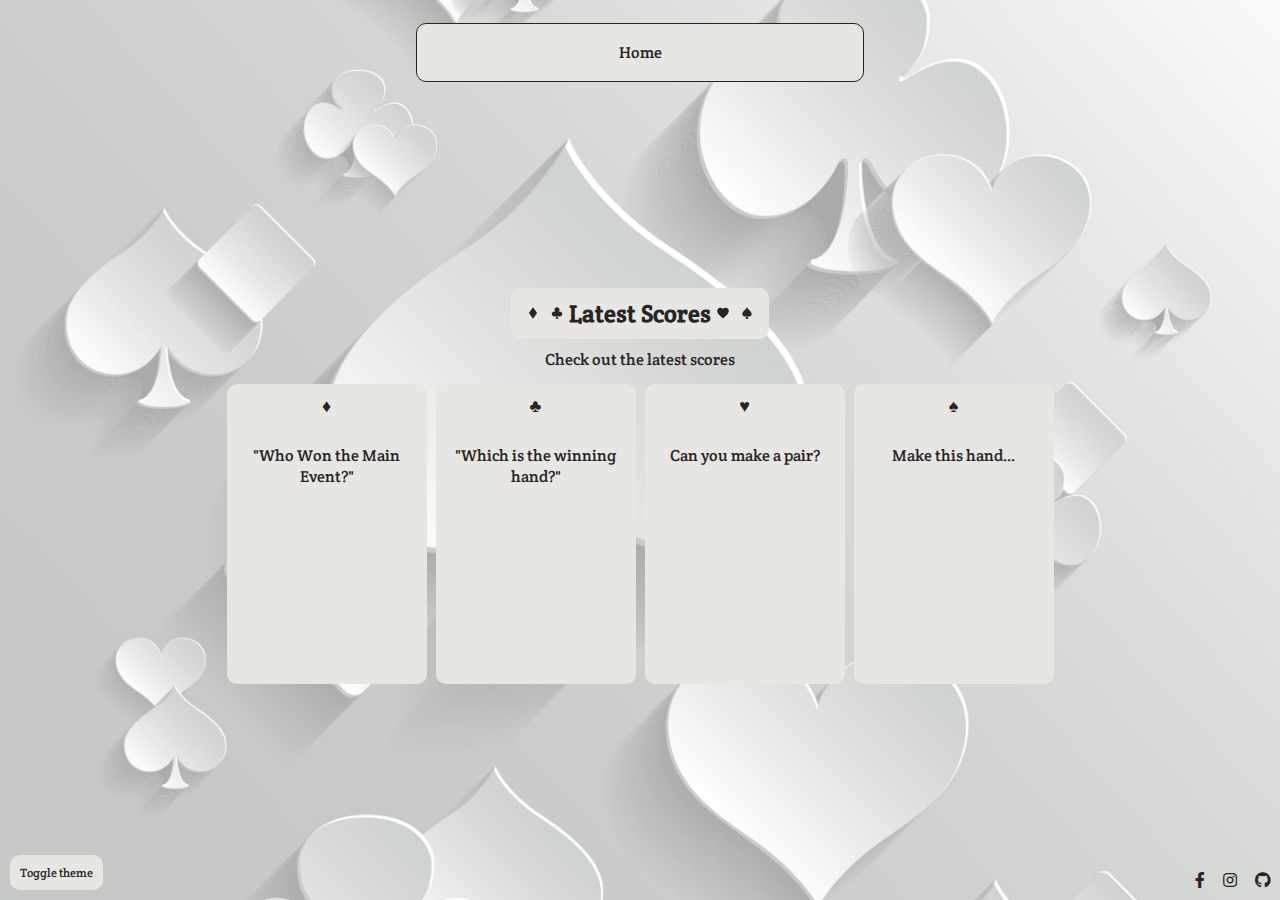
<file: score.html>
<!DOCTYPE html>
<html lang="en">
  <head>
    <meta charset="UTF-8" />
    <meta name="viewport" content="width=device-width, initial-scale=1.0" />
    <meta http-equiv="X-UA-Compatible" content="ie=edge" />
    <link rel="icon" type="image/jpg" href="assets/images/foursuitsicon.jpg" />

    <link
      rel="stylesheet"
      href="https://cdnjs.cloudflare.com/ajax/libs/font-awesome/5.15.2/css/all.min.css"
    />
    <link rel="stylesheet" href="assets/css/score.css" />
    <title>Scores</title>
  </head>
  <body>
    <div class="score-container">
      <div class="title-container">
        <!-- Navigation -->
        <nav class="navbar">
          <div class="nav-links">
            <ul>
              <li><a href="index.html">Home</a></li>
            </ul>
          </div>
        </nav>
        <!-- Header -->
        <header>
          <h1 class="header">
            <svg style="width: 24px; height: 24px" viewBox="0 0 24 24">
              <path d="M19,12L12,22L5,12L12,2" /></svg><svg style="width: 24px; height: 24px" viewBox="0 0 24 24">
              <path
                d="M12,2C14.3,2 16.3,4 16.3,6.2C16.21,8.77 14.34,9.83 14.04,10C15.04,9.5 16.5,9.5 16.5,9.5C19,9.5 21,11.3 21,13.8C21,16.3 19,18 16.5,18C16.5,18 15,18 13,17C13,17 12.7,19 15,22H9C11.3,19 11,17 11,17C9,18 7.5,18 7.5,18C5,18 3,16.3 3,13.8C3,11.3 5,9.5 7.5,9.5C7.5,9.5 8.96,9.5 9.96,10C9.66,9.83 7.79,8.77 7.7,6.2C7.7,4 9.7,2 12,2Z"
              />
            </svg>
            Latest Scores<svg
              style="width: 24px; height: 24px"
              viewBox="0 0 24 24"
            >
              <path
                d="M12,21.35L10.55,20.03C5.4,15.36 2,12.27 2,8.5C2,5.41 4.42,3 7.5,3C9.24,3 10.91,3.81 12,5.08C13.09,3.81 14.76,3 16.5,3C19.58,3 22,5.41 22,8.5C22,12.27 18.6,15.36 13.45,20.03L12,21.35Z"
              /></svg><svg style="width: 24px; height: 24px" viewBox="0 0 24 24">
              <path
                d="M12,2C9,7 4,9 4,14C4,16 6,18 8,18C9,18 10,18 11,17C11,17 11.32,19 9,22H15C13,19 13,17 13,17C14,18 15,18 16,18C18,18 20,16 20,14C20,9 15,7 12,2Z"
              />
            </svg>
          </h1>
          <p>Check out the latest scores</p>
        </header>
      </div>
      <!-- Main section of score page where users can see previous saved scores -->
      <div class="flex-container-scores">
        <div id="diamond-scores" class="latest-scores">
          <h1>&diamondsuit;</h1>
          <p>"Who Won the Main Event?"</p>
        </div>
        <div id="club-scores" class="latest-scores">
          <h1>&clubsuit;</h1>
          <p>"Which is the winning hand?"</p>
        </div>
        <div id="heart-scores" class="latest-scores">
          <h1>&heartsuit;</h1>
          <p>Can you make a pair?</p>
        </div>
        <div id="spade-scores" class="latest-scores">
          <h1>&spadesuit;</h1>
          <p>Make this hand...</p>
        </div>
      </div>
      <!-- Footer -->
      <footer>
        <div><button class="toggle-button">Toggle theme</button></div>
        <div class="social">
          <div class="social-links">
            <a href="https://www.facebook.com" target="_blank"
              ><i class="fab fa-facebook-f"></i
            ></a>
          </div>
          <div class="social-links">
            <a href="https://www.instagram.com" target="_blank"
              ><i class="fab fa-instagram"></i
            ></a>
          </div>
          <div class="social-links">
            <a href="https://www.github.com" target="_blank"
              ><i class="fab fa-github"></i
            ></a>
          </div>
        </div>
      </footer>
    </div>
    <script src="assets/js/score.js"></script>
    <script src="assets/js/darktheme.js"></script>
  </body>
</html>
</file>
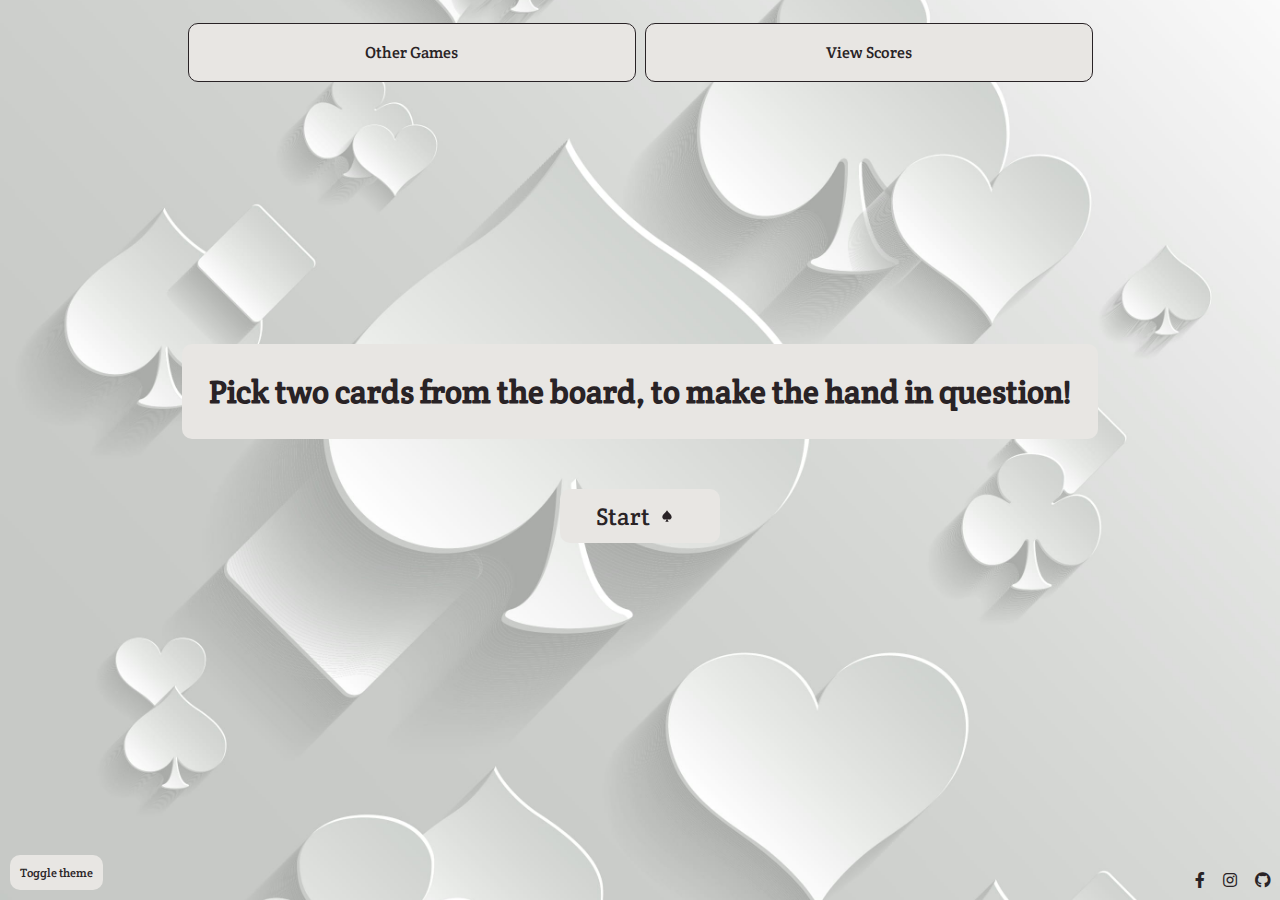
<file: spade.html>
<!DOCTYPE html>
<html lang="en">
  <head>
    <meta charset="UTF-8" />
    <meta name="viewport" content="width=device-width, initial-scale=1.0" />
    <meta http-equiv="X-UA-Compatible" content="ie=edge" />
    <link rel="icon" type="image/png" href="assets/images/spade.png" />
    <link
      rel="stylesheet"
      href="https://cdnjs.cloudflare.com/ajax/libs/font-awesome/5.15.2/css/all.min.css"
    />
    <link rel="stylesheet" href="assets/css/spade.css" />
    <title>Spade</title>
  </head>
  <body>
    <div id="spade-container" class="flex-container">
      <!-- Navigation -->
      <nav class="navbar">
        <div class="nav-links">
          <ul>
            <li><a href="index.html">Other Games</a></li>
            <li><a href="score.html">View Scores</a></li>
          </ul>
        </div>
      </nav>
      <!-- Area showing 3 card board and 12 card options choice -->
      <div id="game-start" class="question-container">
        <h1>Pick two cards from the board, to make the hand in question!</h1>
        <p id="question" class="hide question-fade"></p>
        <button id="start" class="start">
          Start<svg style="width: 24px; height: 24px" viewBox="0 0 24 24">
            <path
              d="M12,2C9,7 4,9 4,14C4,16 6,18 8,18C9,18 10,18 11,17C11,17 11.32,19 9,22H15C13,19 13,17 13,17C14,18 15,18 16,18C18,18 20,16 20,14C20,9 15,7 12,2Z"
            />
          </svg>
        </button>
      </div>
      <div id="card-choice" class="card-game-container hide"></div>

      <div id="card-board" class="card-board-container hide"></div>
      <div id="results" class="results-container card-answer hide"></div>
      <!-- Footer -->
      <footer>
        <div><button class="toggle-button">Toggle theme</button></div>
        <div class="social">
          <div class="social-links">
            <a href="https://www.facebook.com" target="_blank"
              ><i class="fab fa-facebook-f"></i
            ></a>
          </div>
          <div class="social-links">
            <a href="https://www.instagram.com" target="_blank"
              ><i class="fab fa-instagram"></i
            ></a>
          </div>
          <div class="social-links">
            <a href="https://www.github.com" target="_blank"
              ><i class="fab fa-github"></i
            ></a>
          </div>
        </div>
      </footer>
    </div>
    <!-- End game modal showing score, navigation buttons and form to save score -->

    <div class="modal fade" id="modal">
      <div class="modal-header">
        <div class="modal-title">Game Over</div>
      </div>
      <div class="modal-body">
        <h1>You scored</h1>
        <p id="score"></p>
        <div>
          <form class="save-scores">
            <input
              type="text"
              name="name"
              id="username"
              placeholder="Enter name"
            />
            <button
              class="next-game-buttons"
              id="save-score"
              type="button"
              onclick="saveScores()"
              disabled
            >
              Save Score
            </button>
          </form>
        </div>
        <div id="go-home">
          <button id="home-button" class="next-game-buttons">Go Home</button>
          <button id="play-again-button" class="next-game-buttons">
            Play Again
          </button>
          <button id="scores-button" class="next-game-buttons">
            View Scores
          </button>
        </div>
      </div>
    </div>
    <div id="modal-overlay" class="overlay"></div>
    <script src="assets/js/darktheme.js"></script>
    <script src="assets/js/spade.js"></script>
  </body>
</html>
</file>
<file: assets/css/score.css>
/*
* Prefixed by https://autoprefixer.github.io
* PostCSS: v7.0.29,
* Autoprefixer: v9.7.6
* Browsers: last 4 version
*/

@import url("https://fonts.googleapis.com/css2?family=Crete+Round&display=swap");

* {
  -webkit-box-sizing: border-box;
          box-sizing: border-box;
  margin: 0;
  padding: 0;
  font-family: "Crete Round", serif;
}

body {
  --red-colour: rgba(157, 35, 29, 1);
  --black-colour: rgba(41, 35, 38, 1);
  --white-colour: rgba(232, 230, 227, 1);
  --background-colour: var(--white-colour);
  --button-text-colour: var(--black-colour);
  background: url(../images/frontpagepoker.jpg) no-repeat center center fixed;
  background-color: var(--white-colour);
  background-size: cover;
  -webkit-animation: body-load 5s;
          animation: body-load 5s;
  color: var(--black-colour);
  -webkit-transition: 1s;
  -o-transition: 1s;
  transition: 1s;
  height: 100vh;
}

body.dark {
  background: url(../images/darkpokerbackground.jpg) no-repeat center center
    fixed;
  background-size: cover;
  --white-colour: rgba(232, 230, 227, 1);
  --black-colour: rgba(41, 35, 38, 1);
  background-color: var(--black-colour);
  --background-colour: var(--black-colour);
  --button-text-colour: var(--white-colour);
  color: var(--white-colour);

  -webkit-animation: body-load 5s;

          animation: body-load 5s;
}

.score-container {
  display: -webkit-box;
  display: -ms-flexbox;
  display: flex;
  -webkit-box-orient: vertical;
  -webkit-box-direction: normal;
      -ms-flex-direction: column;
          flex-direction: column;
  -ms-flex-line-pack: center;
      align-content: center;
  -webkit-box-pack: center;
      -ms-flex-pack: center;
          justify-content: center;
  -webkit-box-align: center;
      -ms-flex-align: center;
          align-items: center;
  min-height: 100%;
}

.title-container {
  display: -webkit-box;
  display: -ms-flexbox;
  display: flex;
  -webkit-box-flex: 1;
      -ms-flex-positive: 1;
          flex-grow: 1;
  -webkit-box-orient: vertical;
  -webkit-box-direction: normal;
      -ms-flex-direction: column;
          flex-direction: column;
  -webkit-box-pack: justify;
      -ms-flex-pack: justify;
          justify-content: space-between;
  -webkit-box-align: center;
      -ms-flex-align: center;
          align-items: center;
}

.navbar {
  padding: 2vh;
}

.nav-links:hover {
  -webkit-transform: scale(1.02);
      -ms-transform: scale(1.02);
          transform: scale(1.02);
}

.nav-links ul {
  display: -webkit-box;
  display: -ms-flexbox;
  display: flex;
  -webkit-box-pack: center;
      -ms-flex-pack: center;
          justify-content: center;
  margin-bottom: 3vh;
}

.nav-links ul li {
  list-style: none;
  padding: 2vh;
  border: 1px solid currentColor;
  border-radius: 10px;
  width: 35vw;
  text-align: center;
  margin: 0.5vh;
  background-color: var(--background-colour);
}

.nav-links ul a {
  width: 50vh;
}

.header {
  display: -webkit-box;
  display: -ms-flexbox;
  display: flex;
  -webkit-box-pack: center;
      -ms-flex-pack: center;
          justify-content: center;
  -webkit-box-align: center;
      -ms-flex-align: center;
          align-items: center;
  padding: 10px;
  border-radius: 10px;
  border: none;
  outline: none;
  font-size: 1.5rem;
  background-color: var(--background-colour);
  color: var(--button-text-colour);
  -webkit-transition: 1s;
  -o-transition: 1s;
  transition: 1s;
}

.header svg {
  padding: 5px;
  fill: var(--button-text-colour);
}

header p {
  -webkit-animation: text-load 3s;
          animation: text-load 3s;
  margin: 10px;
  text-align: center;
}

.flex-container-scores {
  display: -webkit-box;
  display: -ms-flexbox;
  display: flex;
  -ms-flex-line-pack: center;
      align-content: center;
  -webkit-box-pack: center;
      -ms-flex-pack: center;
          justify-content: center;
  -webkit-box-align: center;
      -ms-flex-align: center;
          align-items: center;
  -ms-flex-wrap: wrap;
      flex-wrap: wrap;
}

.latest-scores {
  background-color: var(--background-colour);
  display: -webkit-box;
  display: -ms-flexbox;
  display: flex;
  -webkit-box-orient: vertical;
  -webkit-box-direction: normal;
      -ms-flex-direction: column;
          flex-direction: column;
  -webkit-box-align: center;
      -ms-flex-align: center;
          align-items: center;
  border-radius: 10px;
  padding-top: 10px;
  gap: 2vh;
  margin: 0.5vh;
  overflow: scroll;
  height: 300px;
  width: 200px;
}

.latest-scores h1 {
  font-size: 2vh;
}

.latest-scores p {
  margin: 10px;
  text-align: center;
}

.toggle-button {
  display: -webkit-box;
  display: -ms-flexbox;
  display: flex;
  -webkit-box-pack: center;
      -ms-flex-pack: center;
          justify-content: center;
  -webkit-box-align: center;
      -ms-flex-align: center;
          align-items: center;
  padding: 10px;
  cursor: pointer;
  border-radius: 10px;
  border: none;
  outline: none;
  font-size: 75%;
  margin: 10px;
  background-color: var(--background-colour);
  color: var(--button-text-colour);
  -webkit-transition: 1s;
  -o-transition: 1s;
  transition: 1s;
  -webkit-transform: scale(1);
      -ms-transform: scale(1);
          transform: scale(1);
}

.toggle-button svg {
  padding: 5px;
  fill: var(--button-text-colour);
}

.toggle-button:hover,
.toggle-button:focus {
  -webkit-transform: scale(1.05);
      -ms-transform: scale(1.05);
          transform: scale(1.05);
}

footer {
  display: -webkit-box;
  display: -ms-flexbox;
  display: flex;
  -webkit-box-pack: justify;
      -ms-flex-pack: justify;
          justify-content: space-between;
  -webkit-box-align: end;
      -ms-flex-align: end;
          align-items: flex-end;
  width: 100%;
  -webkit-box-flex: 1;
      -ms-flex-positive: 1;
          flex-grow: 1;
}

.social {
  display: -webkit-box;
  display: -ms-flexbox;
  display: flex;
  -webkit-box-pack: center;
      -ms-flex-pack: center;
          justify-content: center;
  -webkit-box-align: center;
      -ms-flex-align: center;
          align-items: center;
  -ms-flex-line-pack: center;
      align-content: center;
}

.social-links {
  padding: 1vh;
}

.social-links i {
  color: currentColor;
}

a {
  color: currentColor;
  text-decoration: none;
}
</file>
<file: assets/css/spade.css>
/*
* Prefixed by https://autoprefixer.github.io
* PostCSS: v7.0.29,
* Autoprefixer: v9.7.6
* Browsers: last 4 version
*/

@import url("https://fonts.googleapis.com/css2?family=Crete+Round&display=swap");

body {
  --black-colour: rgba(41, 35, 38, 1);
  --white-colour: rgba(232, 230, 227, 1);
  --button-background-colour: var(--white-colour);
  --modal-colour: white;
  --modal-background-colour: rgba(0, 0, 0, 0.2);
  color: var(--black-colour);
  background: url(../images/frontpagepoker.jpg) no-repeat center center fixed;
  background-size: cover;
  height: 100vh;
  -webkit-transition: 1s;
  -o-transition: 1s;
  transition: 1s;

  -webkit-animation: body-load 3s;

          animation: body-load 3s;
}

body.dark {
  --black-colour: rgba(41, 35, 38, 1);
  --white-colour: rgba(232, 230, 227, 1);
  --button-background-colour: rgba(110, 110, 110, 1);
  --modal-colour: rgba(128, 128, 128, 0.85);
  --modal-background-colour: rgba(0, 0, 0, 0.7);
  color: var(--white-colour);
  background: url(../images/darkpokerbackground.jpg) no-repeat center center
    fixed;
  background-size: cover;
}

@-webkit-keyframes body-load {
  0% {
    opacity: 0;
    -webkit-transform: scaleZ(0);
            transform: scaleZ(0);
  }
  100% {
    -webkit-transform: scaleZ(2);
            transform: scaleZ(2);
    opacity: 1;
  }
}

@keyframes body-load {
  0% {
    opacity: 0;
    -webkit-transform: scaleZ(0);
            transform: scaleZ(0);
  }
  100% {
    -webkit-transform: scaleZ(2);
            transform: scaleZ(2);
    opacity: 1;
  }
}

* {
  -webkit-box-sizing: border-box;
          box-sizing: border-box;
  margin: 0;
  padding: 0;
  font-family: "Crete Round", serif;
}

.flex-container {
  display: -webkit-box;
  display: -ms-flexbox;
  display: flex;
  -webkit-box-orient: vertical;
  -webkit-box-direction: normal;
      -ms-flex-direction: column;
          flex-direction: column;
  min-height: 100%;
  -webkit-box-pack: center;
      -ms-flex-pack: center;
          justify-content: center;
  -webkit-box-align: center;
      -ms-flex-align: center;
          align-items: center;
  gap: 2vh;
}

.navbar {
    width: 100%;
  padding: 2vh;
}

.nav-links ul {
  display: -webkit-box;
  display: -ms-flexbox;
  display: flex;
  -webkit-box-pack: center;
      -ms-flex-pack: center;
          justify-content: center;
  margin-bottom: 3vh;
}

.nav-links ul li {
  list-style: none;
  padding: 2vh;
  border: 1px solid currentColor;
  border-radius: 10px;
  width: 35vw;
  text-align: center;
  margin: 0.5vh;
  background-color: var(--button-background-colour);
}

.nav-links ul a {
  text-decoration: none;
  color: currentColor;
  margin: 0.5vh;
}

.nav-links ul li:hover {
  -webkit-transform: scale(1.02);
      -ms-transform: scale(1.02);
          transform: scale(1.02);
}

#game-start h1 {
  text-align: center;
  padding: 3vh;
  background-color: var(--button-background-colour);
  border-radius: 10px;
}

.card-game-container {
  display: -webkit-box;
  display: -ms-flexbox;
  display: flex;
  -ms-flex-wrap: wrap;
      flex-wrap: wrap;
  -webkit-box-pack: center;
      -ms-flex-pack: center;
          justify-content: center;
  gap: 1vh;
  background-color: var(--button-background-colour);
  padding: 1vh;
  border-radius: 10px;
}

.card-board-container {
  display: -webkit-box;
  display: -ms-flexbox;
  display: flex;
  -ms-flex-wrap: wrap;
      flex-wrap: wrap;
  -webkit-box-pack: center;
      -ms-flex-pack: center;
          justify-content: center;
  gap: 1vh;
}

.card-game-container img {
  width: 15%;
}

.question-container {
  display: -webkit-box;
  display: -ms-flexbox;
  display: flex;
  -webkit-box-orient: vertical;
  -webkit-box-direction: normal;
      -ms-flex-direction: column;
          flex-direction: column;
  -webkit-box-pack: center;
      -ms-flex-pack: center;
          justify-content: center;
  -webkit-box-align: center;
      -ms-flex-align: center;
          align-items: center;
  -webkit-box-flex: 10;
      -ms-flex: 10;
          flex: 10;
}

.question-container p {
  margin: 2vh;
  padding: 2vh;
  text-align: center;
  font-size: 100%;
  background-color: var(--button-background-colour);
  outline: none;
  border-radius: 2vh;
}

.card-board-container img {
  width: 15%;
  cursor: pointer;
}

.results-container {
  display: -webkit-box;
  display: -ms-flexbox;
  display: flex;
  background-color: var(--button-background-colour);
  padding: 2vh;
  margin: 2vh;
  border-radius: 2vh;
}

.start {
  -webkit-animation: next-button 2s;
          animation: next-button 2s;
  display: -webkit-box;
  display: -ms-flexbox;
  display: flex;
  -webkit-box-pack: center;
      -ms-flex-pack: center;
          justify-content: center;
  -webkit-box-align: center;
      -ms-flex-align: center;
          align-items: center;
  padding: 10px;
  cursor: pointer;
  border-radius: 10px;
  border: none;
  outline: none;
  font-size: 1.5rem;
  width: 10rem;
  margin: 50px;
  color: currentColor;
  background-color: var(--button-background-colour);
  -webkit-transition: 1s;
  -o-transition: 1s;
  transition: 1s;
  -webkit-transform: scale(1);
      -ms-transform: scale(1);
          transform: scale(1);
}

#start svg {
  margin: 5px;
  padding: 5px;
  color: currentColor;
  fill: currentColor;
}

#start:hover,
#start:focus {
  -webkit-transform: scale(1.05);
      -ms-transform: scale(1.05);
          transform: scale(1.05);
  outline: none;
}

@-webkit-keyframes next-button {
  0% {
    opacity: 0;
  }
  50% {
    opacity: 0;
  }
  100% {
    opacity: 1;
  }
}

@keyframes next-button {
  0% {
    opacity: 0;
  }
  50% {
    opacity: 0;
  }
  100% {
    opacity: 1;
  }
}

.card-options {
  -webkit-animation: card-options 3s ease-in;
          animation: card-options 3s ease-in;
}

@-webkit-keyframes card-options {
  0% {
    opacity: 0;
  }

  100% {
    opacity: 1;
  }
}

@keyframes card-options {
  0% {
    opacity: 0;
  }

  100% {
    opacity: 1;
  }
}

.card-board-fade {
  -webkit-animation: card-board-fade 2s ease-in;
          animation: card-board-fade 2s ease-in;
}

@-webkit-keyframes card-board-fade {
  0% {
    -webkit-transform: translateY(-100%);
            transform: translateY(-100%);
    opacity: 0;
  }

  100% {
    -webkit-transform: translateY(0);
            transform: translateY(0);
    opacity: 1;
  }
}

@keyframes card-board-fade {
  0% {
    -webkit-transform: translateY(-100%);
            transform: translateY(-100%);
    opacity: 0;
  }

  100% {
    -webkit-transform: translateY(0);
            transform: translateY(0);
    opacity: 1;
  }
}

.card-picked {
  -webkit-animation: card-picked 1s;
          animation: card-picked 1s;
}

@-webkit-keyframes card-picked {
  0% {
    -webkit-transform: translateX(-25%);
            transform: translateX(-25%);
    opacity: 0.5;
  }
  100% {
    -webkit-transform: translateX(0);
            transform: translateX(0);
    opacity: 1;
  }
}

@keyframes card-picked {
  0% {
    -webkit-transform: translateX(-25%);
            transform: translateX(-25%);
    opacity: 0.5;
  }
  100% {
    -webkit-transform: translateX(0);
            transform: translateX(0);
    opacity: 1;
  }
}

.card-answer {
  -webkit-animation: picked-card 4s;
          animation: picked-card 4s;
  -webkit-transform: scale(0);
      -ms-transform: scale(0);
          transform: scale(0);
}

@-webkit-keyframes picked-card {
  0% {
    -webkit-transform: scale(0);
            transform: scale(0);
    opacity: 1;
  }
  100% {
    -webkit-transform: scale(2);
            transform: scale(2);
    opacity: 1;
  }
}

@keyframes picked-card {
  0% {
    -webkit-transform: scale(0);
            transform: scale(0);
    opacity: 1;
  }
  100% {
    -webkit-transform: scale(2);
            transform: scale(2);
    opacity: 1;
  }
}

.question-fade {
  -webkit-animation: question-fade 2s;
          animation: question-fade 2s;
}

@-webkit-keyframes question-fade {
  0% {
    -webkit-transform: translateX(-100%);
            transform: translateX(-100%);
    opacity: 0;
  }
  100% {
    -webkit-transform: translateX(0);
            transform: translateX(0);
    opacity: 1;
  }
}

@keyframes question-fade {
  0% {
    -webkit-transform: translateX(-100%);
            transform: translateX(-100%);
    opacity: 0;
  }
  100% {
    -webkit-transform: translateX(0);
            transform: translateX(0);
    opacity: 1;
  }
}

.hide {
  display: none;
}

.next-game-buttons {
  font-size: 1.5vh;
  border: none;
  border-radius: 1vh;
  padding: 2vh;
  margin: 1vh 1vw;
  min-width: 30%;
  color: currentColor;
  background-color: var(--button-background-colour);
}

.next-game-buttons:hover,
.next-game-buttons:focus {
  cursor: pointer;
  -webkit-transform: scale(1.05);
      -ms-transform: scale(1.05);
          transform: scale(1.05);
  -webkit-transition: 1s;
  -o-transition: 1s;
  transition: 1s;
}

.next-game-buttons:disabled {
    cursor: not-allowed;
}

.modal {
  position: fixed;
  display: -webkit-box;
  display: -ms-flexbox;
  display: flex;
  -webkit-box-orient: vertical;
  -webkit-box-direction: normal;
      -ms-flex-direction: column;
          flex-direction: column;
  -ms-flex-line-pack: center;
      align-content: center;
  -webkit-box-align: center;
      -ms-flex-align: center;
          align-items: center;
  -webkit-box-pack: center;
      -ms-flex-pack: center;
          justify-content: center;
  -webkit-transform: scale(0);
      -ms-transform: scale(0);
          transform: scale(0);
  background-color: var(--modal-colour);
  top: 15vh;
  left: 15vw;
  right: 15vw;
  border-radius: 10px;
  z-index: 10000;
}

.modal-header {
  display: -webkit-box;
  display: -ms-flexbox;
  display: flex;
  -webkit-box-pack: center;
      -ms-flex-pack: center;
          justify-content: center;
  -webkit-box-align: center;
      -ms-flex-align: center;
          align-items: center;
  padding: 2vh;
  border-bottom: 2px solid currentColor;
  border-radius: 1vh;
  margin: 2vh;
}

.modal-title {
  font-size: 2vh;
}

.modal-body {
  display: -webkit-box;
  display: -ms-flexbox;
  display: flex;
  -webkit-box-flex: 2;
      -ms-flex: 2;
          flex: 2;
  -webkit-box-orient: vertical;
  -webkit-box-direction: normal;
      -ms-flex-direction: column;
          flex-direction: column;
  -webkit-box-align: center;
      -ms-flex-align: center;
          align-items: center;
  -webkit-box-pack: center;
      -ms-flex-pack: center;
          justify-content: center;
  -ms-flex-line-pack: center;
      align-content: center;
  padding: 2vh;
  width: 100%;
  border-bottom-left-radius: 10px;
  border-bottom-right-radius: 10px;
  background-color: var(--modal-background-colour);
}

.modal-body h1 {
  font-size: 3vh;
  text-align: center;
  padding: 1vh;
}

.save-scores {
  display: -webkit-box;
  display: -ms-flexbox;
  display: flex;
  -webkit-box-orient: vertical;
  -webkit-box-direction: normal;
      -ms-flex-direction: column;
          flex-direction: column;
}

.save-scores input {
  border: none;
  text-align: center;
  margin: 1%;
  padding: 1%;
}

.overlay {
  position: fixed;
  opacity: 0.5;
  top: 0;
  bottom: 0;
  right: 0;
  left: 0;
  background-color: rgba(0, 0, 0, 0.95);
  background: url(../images/cardsandchipsbackground.jpg) center center fixed;
  pointer-events: none;
  -webkit-transform: scale(0);
      -ms-transform: scale(0);
          transform: scale(0);
}

.fade {
  -webkit-transition: 1s;
  -o-transition: 1s;
  transition: 1s;
  -webkit-transition-timing-function: cubic-bezier(1, 0.18, 0.9, 0.99);
       -o-transition-timing-function: cubic-bezier(1, 0.18, 0.9, 0.99);
          transition-timing-function: cubic-bezier(1, 0.18, 0.9, 0.99);
}
.active {
  -webkit-transition: 2s;
  -o-transition: 2s;
  transition: 2s;
  -webkit-transform: scale(1);
      -ms-transform: scale(1);
          transform: scale(1);
}

.not-active {
  -webkit-transition: 5s;
  -o-transition: 5s;
  transition: 5s;
  -webkit-transform: scale(0);
      -ms-transform: scale(0);
          transform: scale(0);
}

#score {
  font-size: 5vh;
  text-align: center;
}

#next-games,
#go-home {
  display: -webkit-box;
  display: -ms-flexbox;
  display: flex;
  padding: 1vh;
  -webkit-box-pack: center;
      -ms-flex-pack: center;
          justify-content: center;
}

.toggle-button {
  display: -webkit-box;
  display: -ms-flexbox;
  display: flex;
  -webkit-box-pack: center;
      -ms-flex-pack: center;
          justify-content: center;
  -webkit-box-align: center;
      -ms-flex-align: center;
          align-items: center;
  padding: 10px;
  cursor: pointer;
  border-radius: 10px;
  border: none;
  outline: none;
  font-size: 75%;
  margin: 10px;
  background-color: var(--button-background-colour);
  color: var(--button-text-colour);
  -webkit-transition: 1s;
  -o-transition: 1s;
  transition: 1s;
  -webkit-transform: scale(1);
      -ms-transform: scale(1);
          transform: scale(1);
}

.toggle-button svg {
  padding: 5px;
  fill: var(--button-text-colour);
}

.toggle-button:hover,
.toggle-button:focus {
  -webkit-transform: scale(1.05);
      -ms-transform: scale(1.05);
          transform: scale(1.05);
}

footer {
  display: -webkit-box;
  display: -ms-flexbox;
  display: flex;
  -webkit-box-flex: 1;
      -ms-flex-positive: 1;
          flex-grow: 1;
  -webkit-box-pack: justify;
      -ms-flex-pack: justify;
          justify-content: space-between;
  -webkit-box-align: end;
      -ms-flex-align: end;
          align-items: flex-end;
  width: 100%;
}

.social {
  display: -webkit-box;
  display: -ms-flexbox;
  display: flex;
  -webkit-box-pack: center;
      -ms-flex-pack: center;
          justify-content: center;
  -webkit-box-align: center;
      -ms-flex-align: center;
          align-items: center;
  -ms-flex-line-pack: center;
      align-content: center;
}

.social-links {
  padding: 1vh;
}

.social-links i {
  color: var(--black-colour);
}

body.dark .social-links i {
  color: var(--white-colour);
}
</file>
